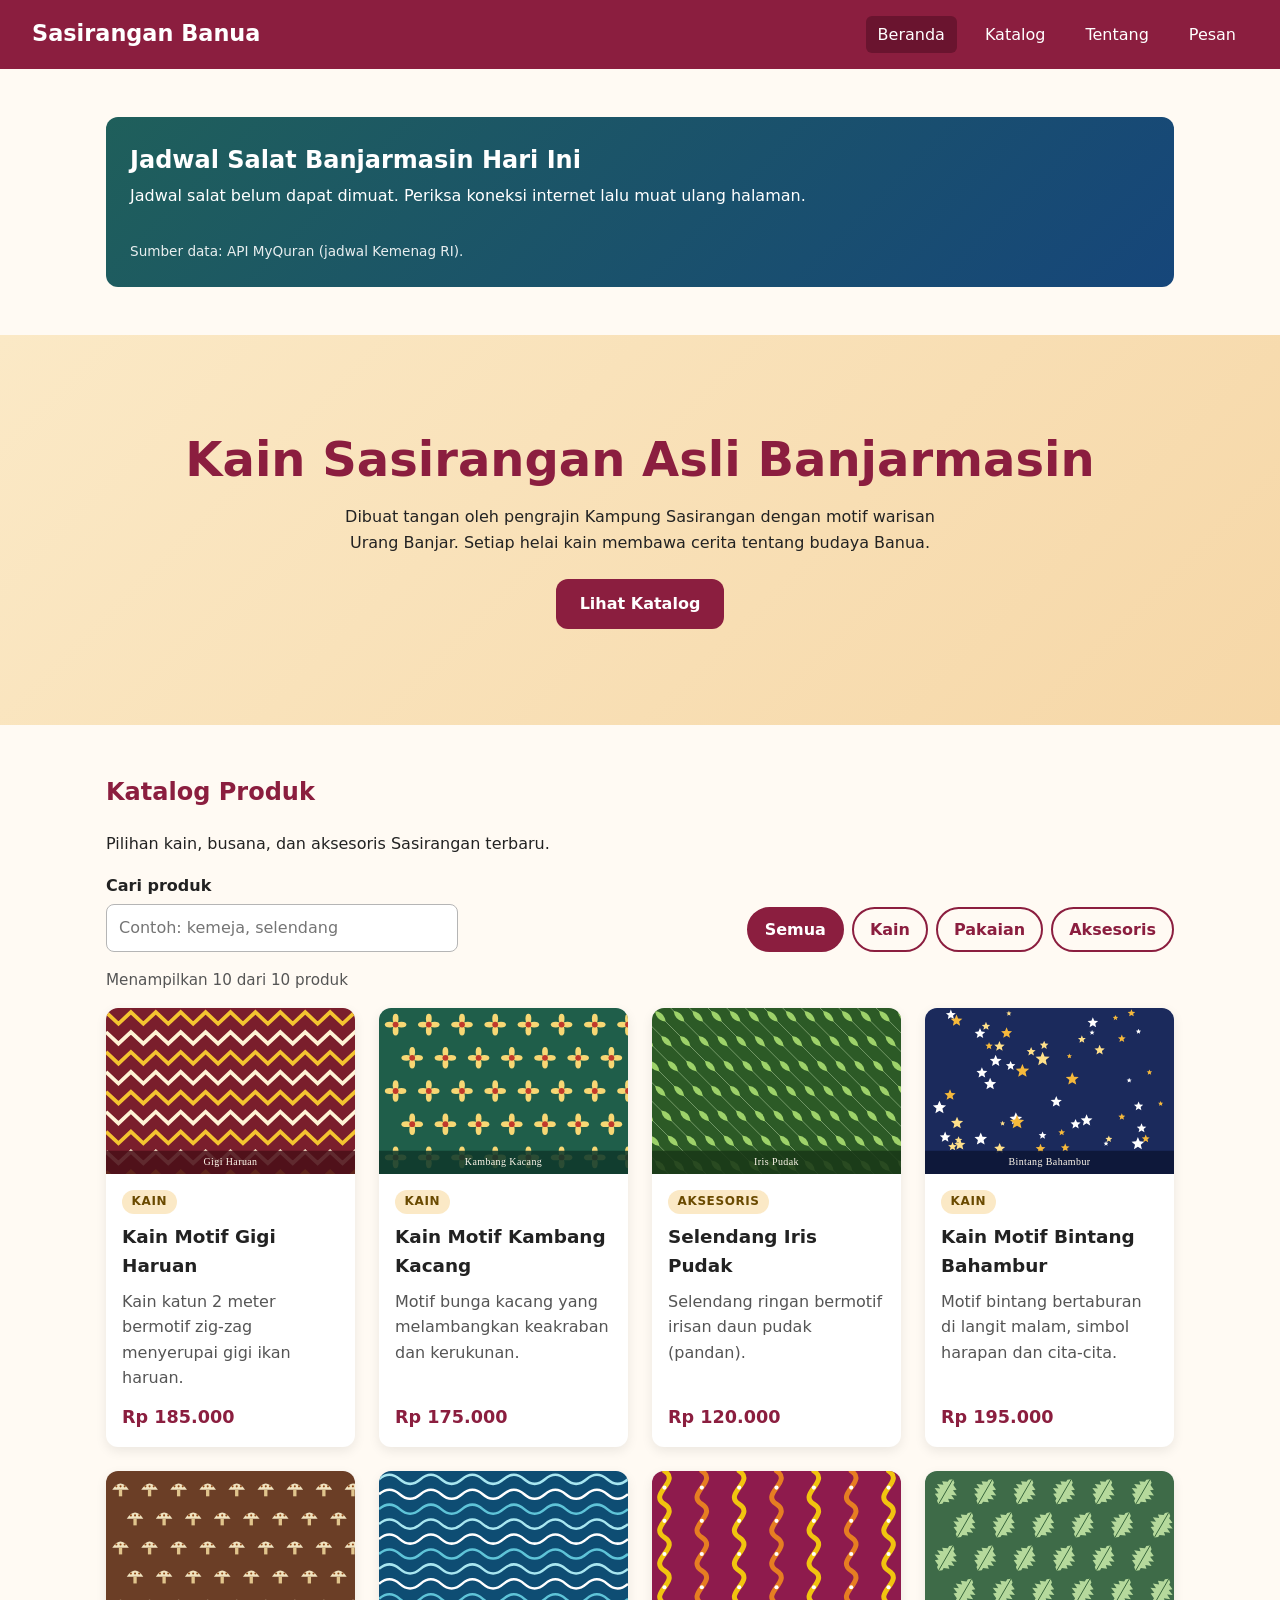
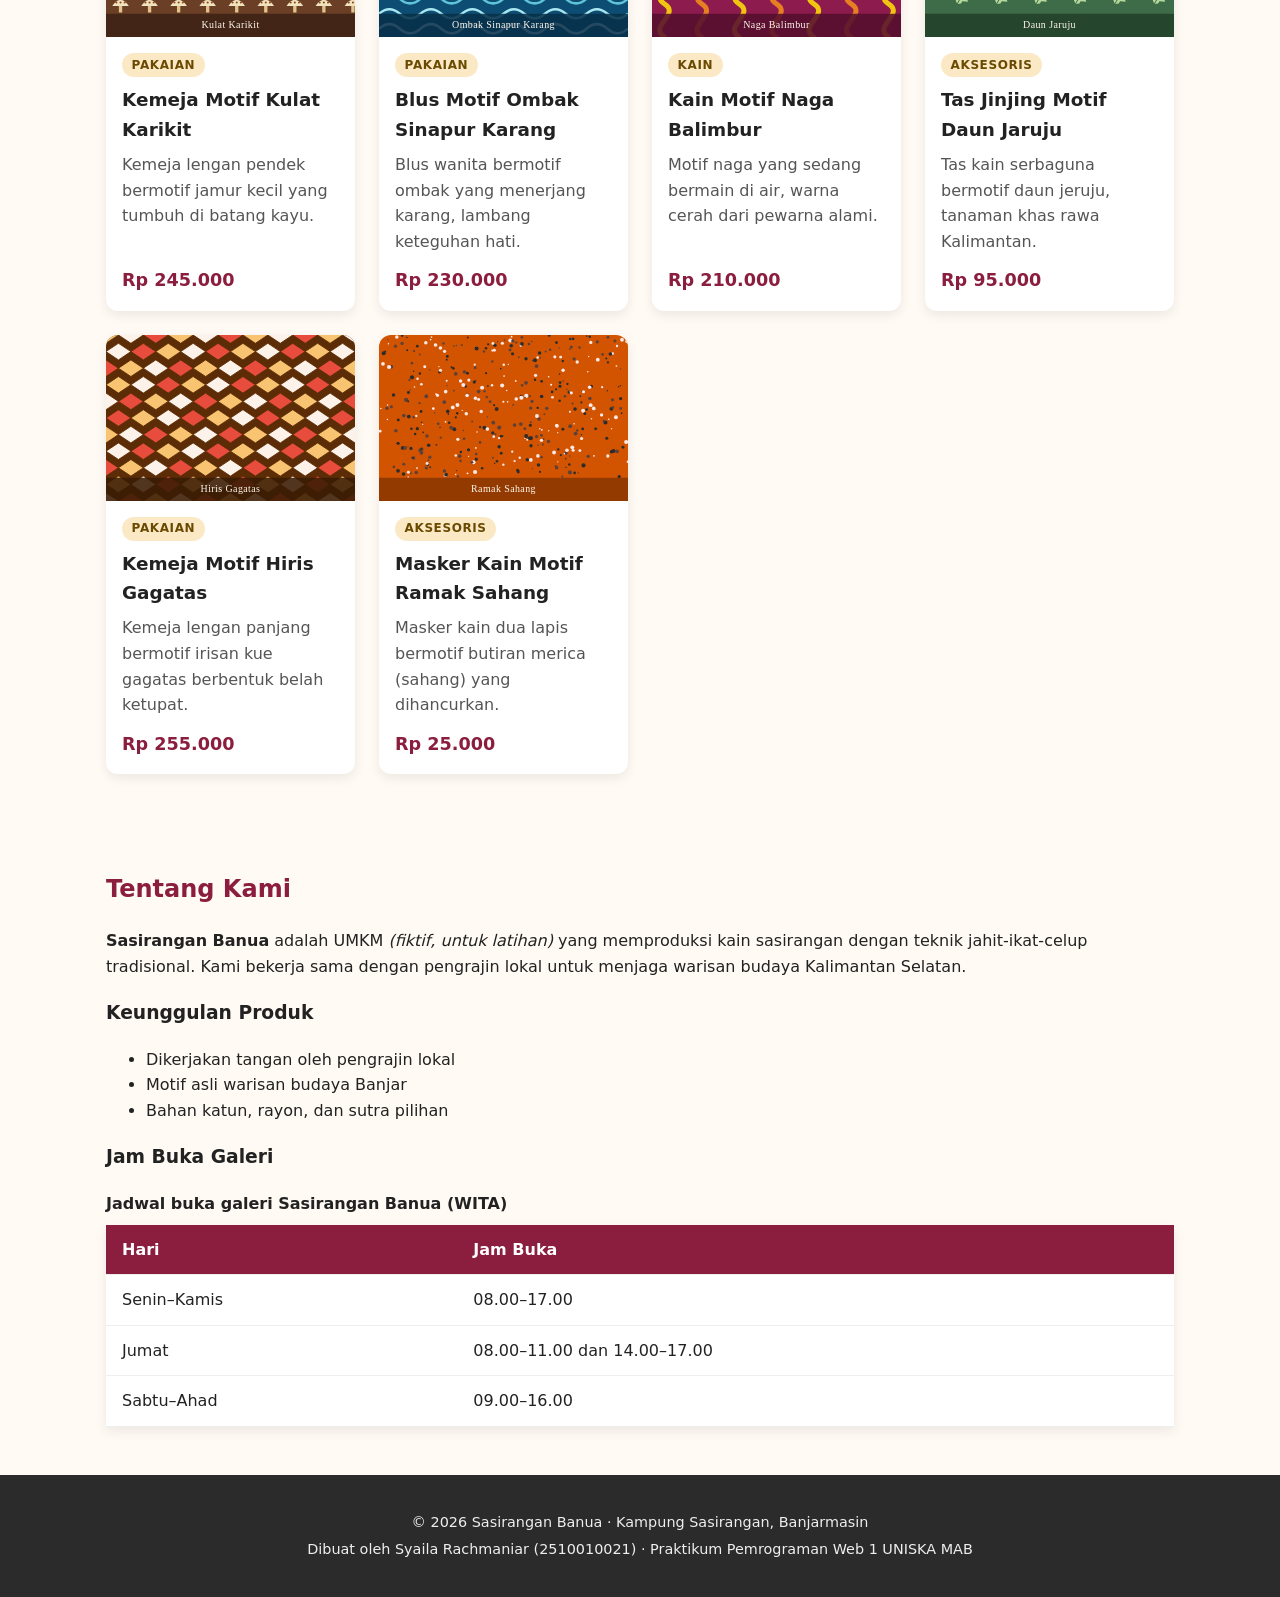
<file: index.html>
<!DOCTYPE html>
<html lang="en">
<head>
    <script src="js/jadwal-salat.js" defer></script>
    <meta charset="UTF-8">
    <meta name="viewport" content="width=device-width, initial-scale=1.0">
    <meta name="description" content="Katalog kain dan busana Sasirangan khas Banjarmasin karya pengrajin lokal.">
    <link rel="icon" type="image/x-icon" href="img/favicon.ico">
    <link rel="stylesheet" href="css/style.css"> 
    <script src="js/katalog.js" defer></script>
    <title>Sasirangan Banua | Kain Khas Banjar</title>
    </head>
<body>
    <!-- ========== HEADER & NAVIGASI ========== --> 
    <header class="header-situs"> 
       <p class="logo"><a href="index.html">Sasirangan Banua</a></p> 
       <nav aria-label="Navigasi utama"> 
            <ul class="menu"> 
                <li><a href="index.html" aria-current="page">Beranda</a></li> 
                <li><a href="#katalog">Katalog</a></li> 
                <li><a href="#tentang">Tentang</a></li> 
                <li><a href="kontak.html">Pesan</a></li>
             </ul>   
            </nav>
    </header>  

    <!-- ========== JADWAL SALAT (data dari API) ========== --> 
<section class="bagian" id="jadwal"> 
<div class="jadwal-salat" id="jadwal-salat"> 
<h2>Jadwal Salat Banjarmasin Hari Ini</h2> 
<p class="status" aria-live="polite">Memuat jadwal salat...</p> 
<ul class="daftar-waktu" hidden></ul>
 <p class="sumber">Sumber data: API MyQuran (jadwal Kemenag RI).</p> 
  </div> 
</section>

    <main>   
        <!-- ========== HERO ========== -->   
         <section class="hero" id="beranda">     
            <h1>Kain Sasirangan Asli Banjarmasin</h1>     
            <p>Dibuat tangan oleh pengrajin Kampung Sasirangan dengan motif warisan Urang Banjar.       
                Setiap helai kain membawa cerita tentang budaya Banua.</p>     
                <a class="tombol" href="#katalog">Lihat Katalog</a>   
            </section>      
            <!-- ========== KATALOG ========== --> 
<section class="bagian" id="katalog"> 
  <h2>Katalog Produk</h2> 
  <p>Pilihan kain, busana, dan aksesoris Sasirangan terbaru.</p> 
 
  <div class="kontrol-katalog">
 <div class="kolom">
 <label for="cari">Cari produk</label>
 <input type="search" id="cari" placeholder="Contoh: kemeja, selendang">
 </div>
 <div class="filter" role="group" aria-label="Filter kategori">
 <button type="button" class="tombol-filter aktif" data-kategori="semua"
 aria-pressed="true">Semua</button>
 <button type="button" class="tombol-filter" data-kategori="kain"
 aria-pressed="false">Kain</button>
 <button type="button" class="tombol-filter" data-kategori="pakaian"
 aria-pressed="false">Pakaian</button>
 <button type="button" class="tombol-filter" data-kategori="aksesoris"
 aria-pressed="false">Aksesoris</button>
 </div>
</div>
<p id="info-jumlah" class="info-jumlah" aria-live="polite"></p>
<div id="daftar-katalog" class="katalog-grid"></div>
<noscript><p>Aktifkan JavaScript untuk melihat katalog produk.</p></noscript> 
    </article> 
  </div> 
</section> 

  <!-- ========== TENTANG ========== --> 
  <section class="bagian" id="tentang"> 
    <h2>Tentang Kami</h2> 
    <p><strong>Sasirangan Banua</strong> adalah UMKM <em>(fiktif, untuk latihan)</em> yang 
      memproduksi kain sasirangan dengan teknik jahit-ikat-celup tradisional. Kami bekerja sama 
      dengan pengrajin lokal untuk menjaga warisan budaya Kalimantan Selatan.</p> 
 
    <h3>Keunggulan Produk</h3> 
    <ul> 
      <li>Dikerjakan tangan oleh pengrajin lokal</li> 
      <li>Motif asli warisan budaya Banjar</li> 
      <li>Bahan katun, rayon, dan sutra pilihan</li> 
    </ul> 
 
    <h3>Jam Buka Galeri</h3> 
    <table> 
      <caption>Jadwal buka galeri Sasirangan Banua (WITA)</caption> 
      <thead> 
        <tr> 
          <th scope="col">Hari</th> 
          <th scope="col">Jam Buka</th> 
        </tr> 
      </thead> 
      <tbody> 
        <tr> 
          <td>Senin–Kamis</td> 
          <td>08.00–17.00</td> 
        </tr> 
        <tr> 
          <td>Jumat</td> 
          <td>08.00–11.00 dan 14.00–17.00</td> 
        </tr> 
        <tr> 
          <td>Sabtu–Ahad</td> 
          <td>09.00–16.00</td> 
        </tr> 
      </tbody> 
    </table> 
  </section> 
</main>

    <!-- ========== FOOTER ========== --> 
  <footer class="footer-situs"> 
    <p>&copy; 2026 Sasirangan Banua &middot; Kampung Sasirangan, Banjarmasin</p> 
    <p>Dibuat oleh Syaila Rachmaniar (2510010021) &middot; Praktikum Pemrograman Web 1 UNISKA MAB</p> 
  </footer> 
</body>
</html>
</file>
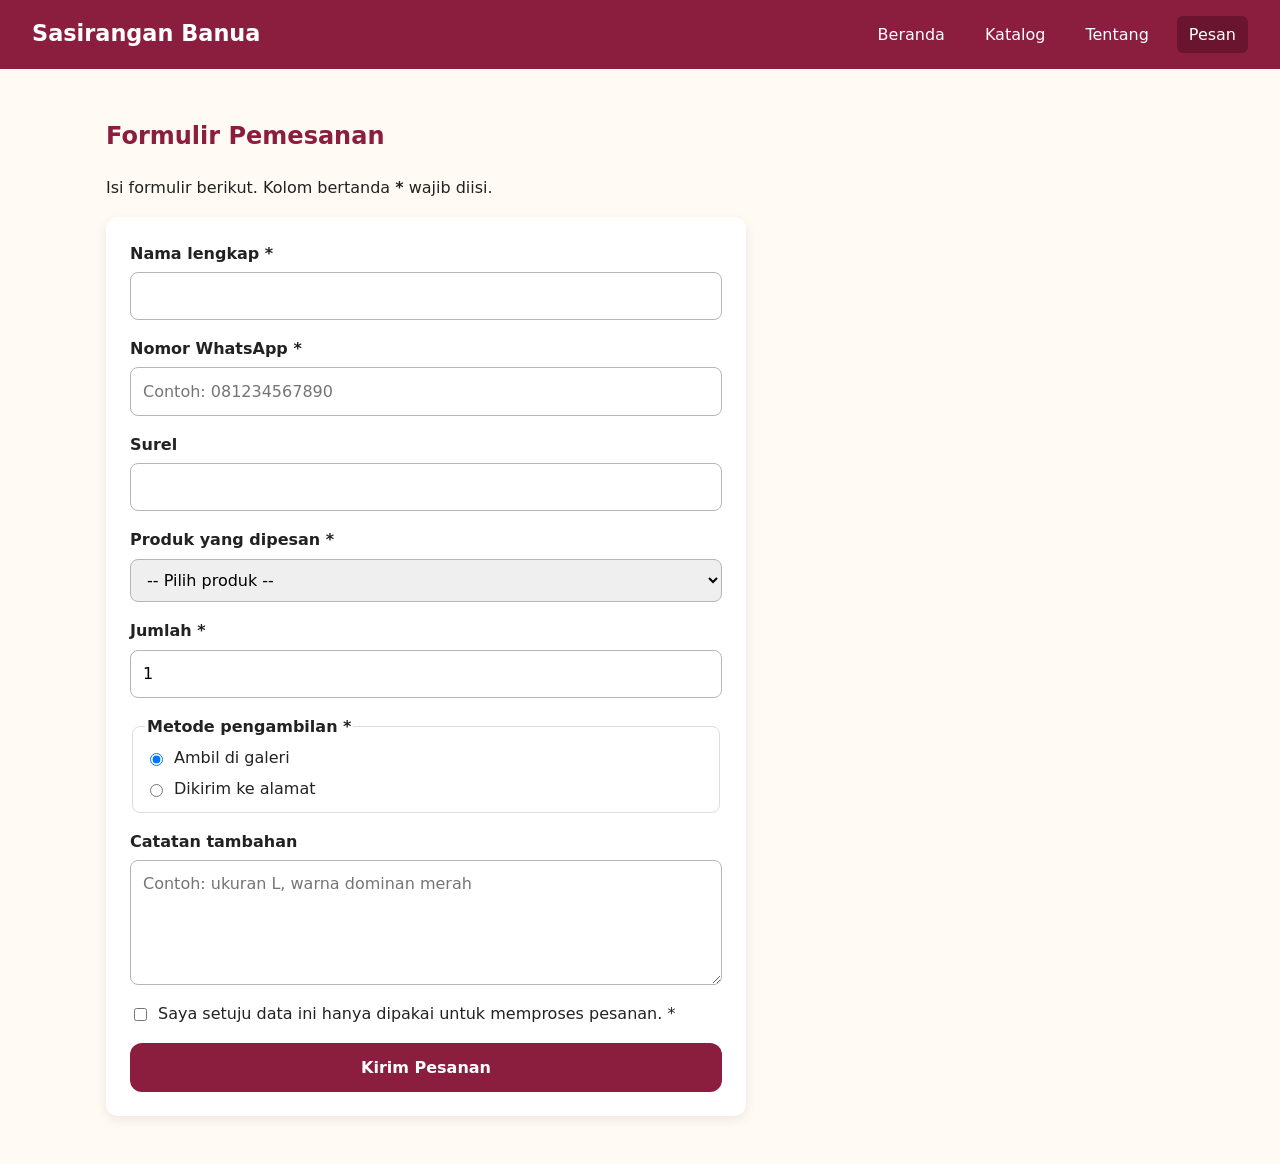
<file: kontak.html>
<!DOCTYPE html> 
<html lang="id">  
<head> 
<meta charset="UTF-8"> 
<meta name="viewport" content="width=device-width, initial-scale=1.0"> 
<meta name="description"
  content="Halaman Formulir Pemesanan Kain Sasirangan Banua: isi nama,nomor WhatsApp,produk, dan jumlah pesanan.">
  <link rel="stylesheet" href="css/style.css">
  <script src="js/form.js" defer></script> 
    <title>Pemesanan Kain Sasirangan</title>
</head>
<body>
        <!-- ========== HEADER & NAVIGASI ========== --> 
<header class="header-situs"> 
  <p class="logo"><a href="index.html">Sasirangan Banua</a></p> 
  <nav aria-label="Navigasi utama"> 
    <ul class="menu"> 
      <li><a href="index.html">Beranda</a></li> 
      <li><a href="index.html#katalog">Katalog</a></li> 
      <li><a href="#tentang">Tentang</a></li> 
      <li><a href="kontak.html" aria-current="page">Pesan</a></li> 
    </ul> 
  </nav> 
</header>

 <main> 
   <section class="bagian" id="pesan"> 
     <h1>Formulir Pemesanan</h1> 
     <p>Isi formulir berikut. Kolom bertanda <strong>*</strong> wajib diisi.</p> 
  
     <form id="form-pesan" class="form-pesan" action="#" method="get" novalidate> 
       <div class="kolom"> 
         <label for="nama">Nama lengkap *</label> 
         <input type="text" id="nama" name="nama" required minlength="3" autocomplete="name"
         aria-describedby="error-nama"> 
         <p class="pesan-error" id="error-nama"></p>

       </div> 
  
       <div class="kolom"> 
         <label for="wa">Nomor WhatsApp *</label> 
         <input type="tel" id="wa" name="wa" required pattern="08[0-9]{8,11}" 
           placeholder="Contoh: 081234567890" autocomplete="tel"
           aria-describedby="error-wa">
           <p class="pesan-error" id="error-wa"></p> 
       </div> 
  
       <div class="kolom"> 
         <label for="email">Surel</label> 
         <input type="email" id="email" name="email" autocomplete="email"
         aria-describedby="error-email"> 
         <p class="pesan-error" id="error-email"></p>

       </div> 
  
       <div class="kolom"> 
         <label for="produk">Produk yang dipesan *</label> 
         <select id="produk" name="produk" required aria-describedby="error-produk"> 
           <option value="">-- Pilih produk --</option> 
           <option>Kain Motif Gigi Haruan</option> 
           <option>Kain Motif Kambang Kacang</option> 
           <option>Selendang Iris Pudak</option> 
           <option>Kemeja Bayam Raja</option> 
           <option>Tas Naga Balimbur</option> 
           <option>Gamis Ombak Sinapur Karang</option> 
         </select> 
         <p class="pesan-error" id="error-produk"></p>

       </div> 
  
       <div class="kolom"> 
         <label for="jumlah">Jumlah *</label> 
         <input type="number" id="jumlah" name="jumlah" min="1" max="50" value="1" required
         aria-describedby="error-Jumlah"> 
         <p class="pesan-error" id="error-jumlah"></p>

       </div> 
  
       <fieldset> 
         <legend>Metode pengambilan *</legend> 
         <label><input type="radio" name="pengambilan" value="Ambil di galeri" checked> Ambil di galeri</label> 
         <label><input type="radio" name="pengambilan" value="Dikirim ke alamat"> Dikirim ke alamat</label> 
       </fieldset> 
  
       <div class="kolom"> 
         <label for="catatan">Catatan tambahan</label> 
         <textarea id="catatan" name="catatan" rows="4" maxlength="300" 
           placeholder="Contoh: ukuran L, warna dominan merah"></textarea> 
       </div> 

       <div class="kolom">
       <label class="cek"> 
         <input type="checkbox" id="setuju" name="setuju" required
         aria-describedby="error-setuju"> 
         Saya setuju data ini hanya dipakai untuk memproses pesanan. * 
       </label> 
       <p class="pesan-error" id="error-setuju"></p>
       </div>
   

       <button type="submit" class="tombol">Kirim Pesanan</button> 
     </form> 
     <!-- Muncul setelah formulir valid -->
<div id="hasil-pesan" class="hasil-pesan" hidden>
  <h2>Ringkasan Pesanan</h2>
  <pre id="ringkasan"></pre>
  <a id="tautan-wa" class="tombol" href="#" target="_blank" rel="noopener">Lanjutkan ke WhatsApp</a>
</div>
   </section> 
 </main> 
</body>
</file>
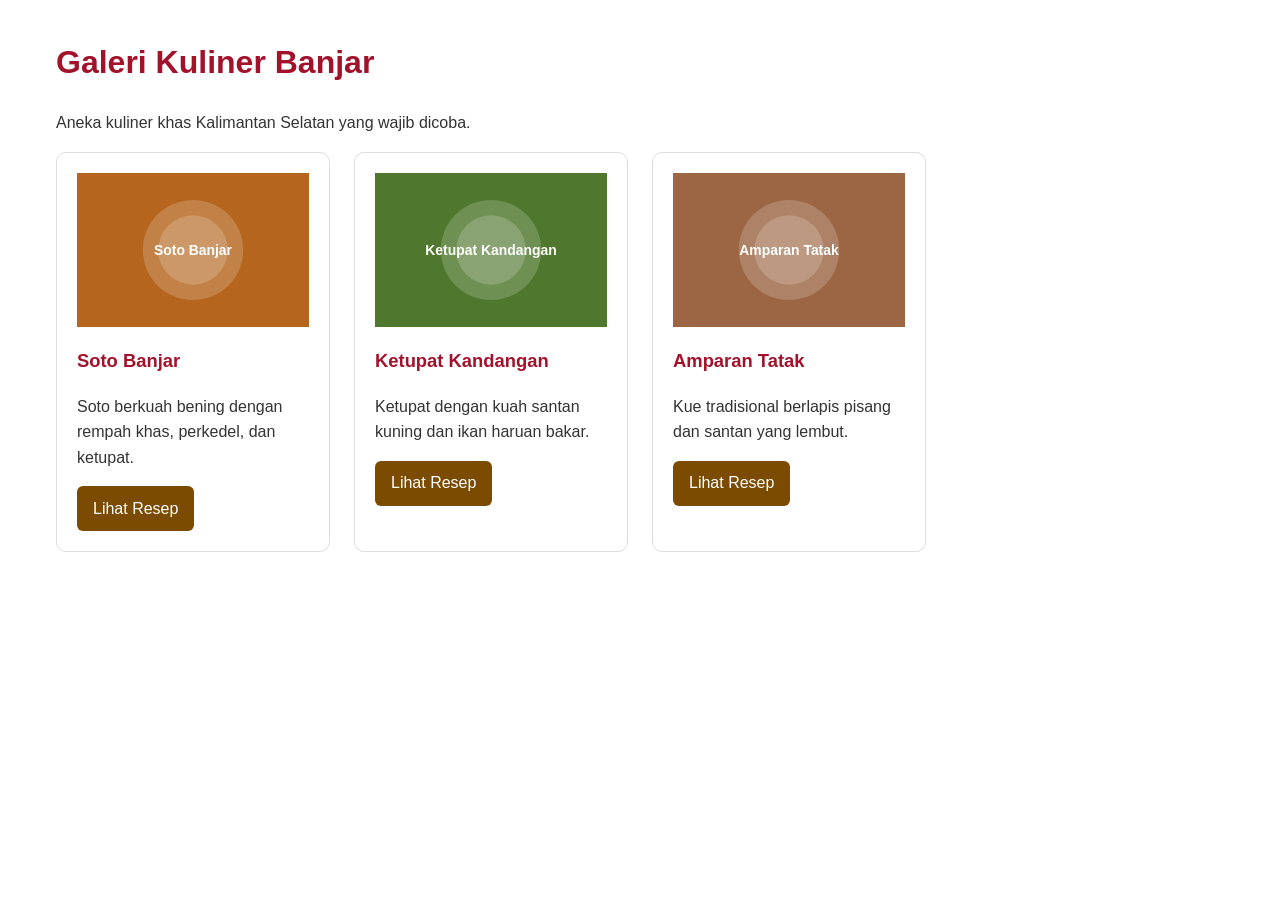
<file: bedah kode ai/modul-2-galeri.html>
<!DOCTYPE html>
<html lang="id">
<head>
  <meta charset="UTF-8">
  <meta name="viewport" content="width=device-width, initial-scale=1.0">
  <title>Galeri Kuliner Banjar</title>
  <link rel="stylesheet" href="modul-2-galeri.css">
</head>
<body>
  <main class="container">
    <h1 id="judul-utama">Galeri Kuliner Banjar</h1>
    <p>Aneka kuliner khas Kalimantan Selatan yang wajib dicoba.</p>

    <div class="galeri">
      <article class="kartu">
        <img src="img/soto-banjar.svg" alt="Semangkuk soto banjar">
        <h3>Soto Banjar</h3>
        <p>Soto berkuah bening dengan rempah khas, perkedel, dan ketupat.</p>
        <a href="#" class="tombol">Lihat Resep</a>
      </article>

      <article class="kartu">
        <img src="img/ketupat-kandangan.svg" alt="Ketupat kandangan dengan kuah santan">
        <h3>Ketupat Kandangan</h3>
        <p>Ketupat dengan kuah santan kuning dan ikan haruan bakar.</p>
        <a href="#" class="tombol">Lihat Resep</a>
      </article>

      <article class="kartu">
        <img src="img/amparan-tatak.svg" alt="Potongan kue amparan tatak">
        <h3>Amparan Tatak</h3>
        <p>Kue tradisional berlapis pisang dan santan yang lembut.</p>
        <a href="#" class="tombol">Lihat Resep</a>
      </article>
    </div>
  </main>
</body>
</html>
</file>
<file: css/style.css>
/* ========================================================= 
    Sasirangan Banua — style.css 
    Pendekatan: mobile-first (gaya dasar untuk HP, lalu 
    disesuaikan untuk layar lebar dengan media query) 
    ========================================================= */ 
  
 /* ---------- 1. Variabel (custom properties) ---------- */ 
 :root { 
   --warna-utama: #8b1e3f;        /* merah marun sasirangan */ 
   --warna-utama-gelap: #6a142f; 
   --warna-aksen: #e0a526;        /* kuning kunyit */ 
   --warna-krem: #fbe9c6; 
   --warna-teks: #222222; 
   --warna-teks-lembut: #555555; 
   --warna-latar: #fffaf3; 
   --warna-kartu: #ffffff; 
   --radius: 12px; 
   --bayangan: 0 4px 12px rgba(0, 0, 0, 0.08); 
   --lebar-maks: 1100px; 
 } 
  
 /* ---------- 2. Reset ringan & dasar ---------- */ 
 *, 
 *::before, 
 *::after { 
   box-sizing: border-box; 
 } 
  
 html { 
   scroll-behavior: smooth; 
   scroll-padding-top: 7rem;      /* agar judul tidak tertutup header sticky */ 
 } 
  
 body { 
   margin: 0; 
   font-family: "Segoe UI", system-ui, -apple-system, Roboto, Arial, sans-serif; 
   font-size: 1rem; 
   line-height: 1.6; 
   color: var(--warna-teks); 
   background-color: var(--warna-latar); 
 } 
  
 img { 
   display: block; 
   max-width: 100%; 
   height: auto; 
} 
  
 a { 
   color: var(--warna-utama); 
 } 
  
 /* Penanda fokus untuk pengguna keyboard — JANGAN dihapus */ 
 a:focus-visible, 
 button:focus-visible, 
 input:focus-visible, 
 select:focus-visible, 
 textarea:focus-visible { 
   outline: 3px solid var(--warna-utama-gelap); 
   outline-offset: 2px; 
 }


 /* ---------- 3. Header & navigasi (Flexbox) ---------- */ 
.header-situs { 
  position: sticky; 
  top: 0; 
  z-index: 10; 
  display: flex; 
  flex-direction: column;      /* HP: logo di atas menu */ 
  align-items: center; 
  gap: 0.5rem; 
  padding: 1rem; 
  background-color: var(--warna-utama); 
  color: #ffffff; 
} 
 
.logo { 
  margin: 0; 
  font-size: 1.4rem; 
  font-weight: 700; 
} 
 
.logo a { 
  color: inherit; 
  text-decoration: none; 
} 
 
.menu { 
  display: flex; 
  flex-wrap: wrap; 
  justify-content: center; 
  gap: 0.25rem 1rem; 
  margin: 0; 
  padding: 0; 
  list-style: none; 
} 
 
.menu a { 
  display: block; 
  padding: 0.35rem 0.75rem; 
  border-radius: 6px; 
  color: #ffffff; 
  text-decoration: none; 
} 
 
.menu a:hover, 
.menu a[aria-current="page"] { 
  background-color: var(--warna-utama-gelap); 
} 
 
.header-situs a:focus-visible { 
  outline-color: #ffffff;        /* fokus putih agar terlihat di latar header yang gelap */ 
}


/* ---------- 4. Hero ---------- */ 
.hero { 
  padding: 4rem 1rem; 
  text-align: center; 
  background: linear-gradient(135deg, var(--warna-krem), #f6d7a7); 
} 
 
.hero h1 { 
  margin: 0 0 1rem; 
  font-size: clamp(1.8rem, 5vw, 3rem); 
  line-height: 1.2; 
  color: var(--warna-utama); 
} 
 
.hero p { 
  max-width: 40rem; 
  margin: 0 auto 1.5rem; 
} 
 
/* ---------- 5. Tombol ---------- */ 
.tombol { 
  display: inline-block; 
  padding: 0.75rem 1.5rem; 
  border: none; 
  border-radius: var(--radius); 
  background-color: var(--warna-utama); 
  color: #ffffff; 
  font: inherit; 
  font-weight: 600; 
  text-decoration: none; 
  cursor: pointer; 
  transition: background-color 0.2s ease, transform 0.2s ease; 
} 
 
.tombol:hover { 
  background-color: var(--warna-utama-gelap); 
  transform: translateY(-2px); 
} 


/* ---------- 6. Bagian (section) umum ---------- */ 
 .bagian { 
   max-width: var(--lebar-maks); 
   margin-inline: auto; 
   padding: 3rem 1rem; 
 } 
  
 .bagian h1, 
 .bagian h2 { 
   margin-top: 0; 
   color: var(--warna-utama); 
 } 
  
 /* ---------- 7. Katalog (CSS Grid) ---------- */ 
 .katalog-grid { 
   display: grid; 
   grid-template-columns: repeat(auto-fill, minmax(240px, 1fr)); 
   gap: 1.5rem; 
 } 
  
 .kartu { 
   display: flex; 
   flex-direction: column; 
   overflow: hidden; 
   border-radius: var(--radius); 
   background-color: var(--warna-kartu); 
   box-shadow: var(--bayangan); 
   transition: transform 0.2s ease; 
 } 
  
 .kartu:hover { 
   transform: translateY(-4px); 
 } 
  
 .kartu img { 
   width: 100%; 
   aspect-ratio: 3 / 2; 
   object-fit: cover; 
 } 
  
 .kartu-isi { 
   display: flex; 
   flex-direction: column; 
   flex-grow: 1;                  /* isi kartu mengisi sisa tinggi */ 
   padding: 1rem; 
 } 
  
 .kartu h3 { 
   margin: 0 0 0.5rem; 
   font-size: 1.15rem; 
 } 
  
 .kartu p { 
   margin: 0 0 0.75rem; 
   color: var(--warna-teks-lembut); 
 } 
  
 .kartu .harga { 
   margin-top: auto;              /* harga selalu di bagian bawah kartu */ 
   margin-bottom: 0; 
   font-size: 1.1rem; 
   font-weight: 700; 
   color: var(--warna-utama); 
 }


 /* ---------- 8. Tabel ---------- */ 
table { 
  width: 100%; 
  border-collapse: collapse; 
  background-color: var(--warna-kartu); 
  box-shadow: var(--bayangan); 
} 
 
caption { 
  margin-bottom: 0.5rem; 
  font-weight: 600; 
  text-align: left; 
} 
 
th, 
td { 
  padding: 0.75rem 1rem; 
  border-bottom: 1px solid #eeeeee; 
  text-align: left; 
} 
 
thead th { 
  background-color: var(--warna-utama); 
  color: #ffffff; 
}


/* ---------- 9. Formulir ---------- */ 
.form-pesan { 
  display: grid; 
  gap: 1rem; 
  max-width: 40rem; 
  padding: 1.5rem; 
  border-radius: var(--radius); 
  background-color: var(--warna-kartu); 
  box-shadow: var(--bayangan); 
}
.kolom { 
  display: flex; 
  flex-direction: column; 
  gap: 0.35rem; 
} 
 
label, 
legend { 
  font-weight: 600; 
} 
 
input, 
select, 
textarea { 
  width: 100%; 
  padding: 0.65rem 0.75rem; 
  border: 1px solid #b5b5b5; 
  border-radius: 8px; 
  font: inherit; 
} 
 
fieldset { 
  display: flex; 
  flex-direction: column; 
  gap: 0.35rem; 
  border: 1px solid #dddddd; 
  border-radius: 8px; 
} 
 
fieldset label, 
.cek { 
  display: flex; 
  align-items: center; 
  gap: 0.5rem; 
  font-weight: 400; 
} 
 
input[type="radio"], 
input[type="checkbox"] { 
  width: auto; 
} 


/* ---------- 10. Footer ---------- */ 
.footer-situs { 
  padding: 2rem 1rem; 
  background-color: #2b2b2b; 
  color: #eeeeee; 
  font-size: 0.9rem; 
  text-align: center; 
} 
 
.footer-situs p { 
  margin: 0.25rem 0; 
}

/* ---------- 11. Responsif: tablet & desktop ---------- */ 
@media (min-width: 768px) { 
  .header-situs { 
    flex-direction: row;          /* logo kiri, menu kanan */ 
    justify-content: space-between; 
    padding-inline: 2rem; 
  } 
 
  .hero { 
    padding: 6rem 2rem; 
  } 
} 
 
/* Hormati pengguna yang tidak ingin banyak animasi */ 
@media (prefers-reduced-motion: reduce) { 
  html { 
    scroll-behavior: auto; 
  } 
 
  * { 
    transition: none !important; 
  } 
} 

/* ---------- 12. Komponen interaktif (Modul 3) ---------- */

.kontrol-katalog {
    display: flex;
    flex-direction: column;
    gap: 1rem;
    margin-bottom: 1rem;
}

.filter {
    display: flex;
    flex-wrap: wrap;
    gap: 0.5rem;
}

.tombol-filter {
    padding: 0.5rem 1rem;
    border: 2px solid var(--warna-utama);
    border-radius: 999px;
    background-color: transparent;
    color: var(--warna-utama);
    font: inherit;
    font-weight: 600;
    cursor: pointer;
}

.tombol-filter:hover,
.tombol-filter.aktif {
    background-color: var(--warna-utama);
    color: #ffffff;
}

.info-jumlah {
    color: var(--warna-teks-lembut);
    font-size: 0.95rem;
}

.label-kategori {
    align-self: flex-start;
    margin-bottom: 0.5rem;
    padding: 0.15rem 0.6rem;
    border-radius: 999px;
    background-color: var(--warna-krem);
    color: #6a4a00;
    font-size: 0.75rem;
    font-weight: 700;
    letter-spacing: 0.05em;
    text-transform: uppercase;
}

.pesan-error {
    margin: 0;
    color: #b00020;
    font-size: 0.9rem;
}

.pesan-error:empty {
    display: none; /* Sembunyikan jika belum ada pesan */
}

[aria-invalid="true"] {
    border-color: #b00020;
    background-color: #fff5f6;
}

.hasil-pesan {
    max-width: 40rem;
    margin-top: 2rem;
    padding: 1.5rem;
    border-left: 6px solid var(--warna-aksen);
    border-radius: var(--radius);
    background-color: var(--warna-kartu);
    box-shadow: var(--bayangan);
}

.hasil-pesan h2 {
    margin-top: 0;
}

.hasil-pesan pre {
    white-space: pre-wrap;
    font-family: inherit;
}

@media (min-width: 768px) {
    .kontrol-katalog {
        flex-direction: row;
        align-items: flex-end;
        justify-content: space-between;
    }

    .kontrol-katalog .kolom {
        flex: 1;
        max-width: 22rem;
    }
}

/* ---------- 13. Widget jadwal salat (Modul 4) ---------- */ 
.jadwal-salat { 
  padding: 1.5rem; 
  border-radius: var(--radius); 
  background: linear-gradient(135deg, #1f5f5b, #16467a); 
  color: #ffffff; 
} 
 
.jadwal-salat h2 { 
  margin: 0 0 0.25rem; 
  color: #ffffff; 
} 
 
.jadwal-salat .status { 
  margin: 0 0 1rem; 
} 
 
.daftar-waktu { 
  display: grid; 
  grid-template-columns: repeat(auto-fit, minmax(110px, 1fr)); 
  gap: 0.75rem; 
  margin: 0; 
  padding: 0; 
  list-style: none; 
} 
 
.daftar-waktu li { 
  display: flex; 
  flex-direction: column; 
  align-items: center; 
  padding: 0.75rem; 
  border-radius: 10px; 
  background-color: rgba(255, 255, 255, 0.15); 
} 
 
.daftar-waktu strong { 
  font-size: 1.4rem; 
} 
 
.jadwal-salat .sumber { 
  margin: 1rem 0 0; 
  font-size: 0.85rem; 
  opacity: 0.9; 
}
</file>
<file: bedah kode ai/modul-2-galeri.css>
/* Versi perbaikan — Bedah Kode AI Modul 2 */
:root {
  --warna-judul: #a3122b;
  /* merah gelap, kontras ±7,8:1 dengan putih */
  --warna-teks: #333333;
  /* kontras ±12,6:1 */
  --warna-tombol: #7a4b00;
  /* cokelat gelap; teks putih kontras ±7,4:1 */
  --warna-fokus: #1d4ed8;
  /* biru tua, kontras ±6,7:1 dengan putih */
}

*,
*::before,
*::after {
  box-sizing: border-box;
  /* lebar sudah termasuk padding & border */
}

body {
  margin: 0;
  font-family: Arial, Helvetica, sans-serif;
  /* selalu beri cadangan */
  font-size: 1rem;
  /* 16px, mudah dibaca */
  line-height: 1.6;
  color: var(--warna-teks);
}

.container {
  width: 100%;
  max-width: 1200px;
  /* tidak lebih lebar dari 1200px, tapi bisa menyusut */
  margin: 0 auto;
  padding: 1rem;
}

#judul-utama,
.kartu h3 {
  color: var(--warna-judul);
  /* tanpa !important */
}

.galeri {
  display: grid;
  grid-template-columns: repeat(auto-fill, minmax(260px, 1fr));
  gap: 1.5rem;
}

.kartu {
  padding: 1.25rem;
  border: 1px solid #dddddd;
  border-radius: 10px;
}

.kartu img {
  display: block;
  width: 100%;
  /* mengikuti lebar kartu */
  height: auto;
  aspect-ratio: 3 / 2;
  object-fit: cover;
  /* tidak gepeng */
}

.kartu h3 {
  font-size: 1.15rem;
}

.tombol {
  display: inline-block;
  padding: 0.6rem 1rem;
  border-radius: 6px;
  background-color: var(--warna-tombol);
  color: #ffffff;
  text-decoration: none;
}

/* Fokus keyboard tetap terlihat */
a:focus-visible {
  outline: 3px solid var(--warna-fokus);
  outline-offset: 2px;
}
</file>
